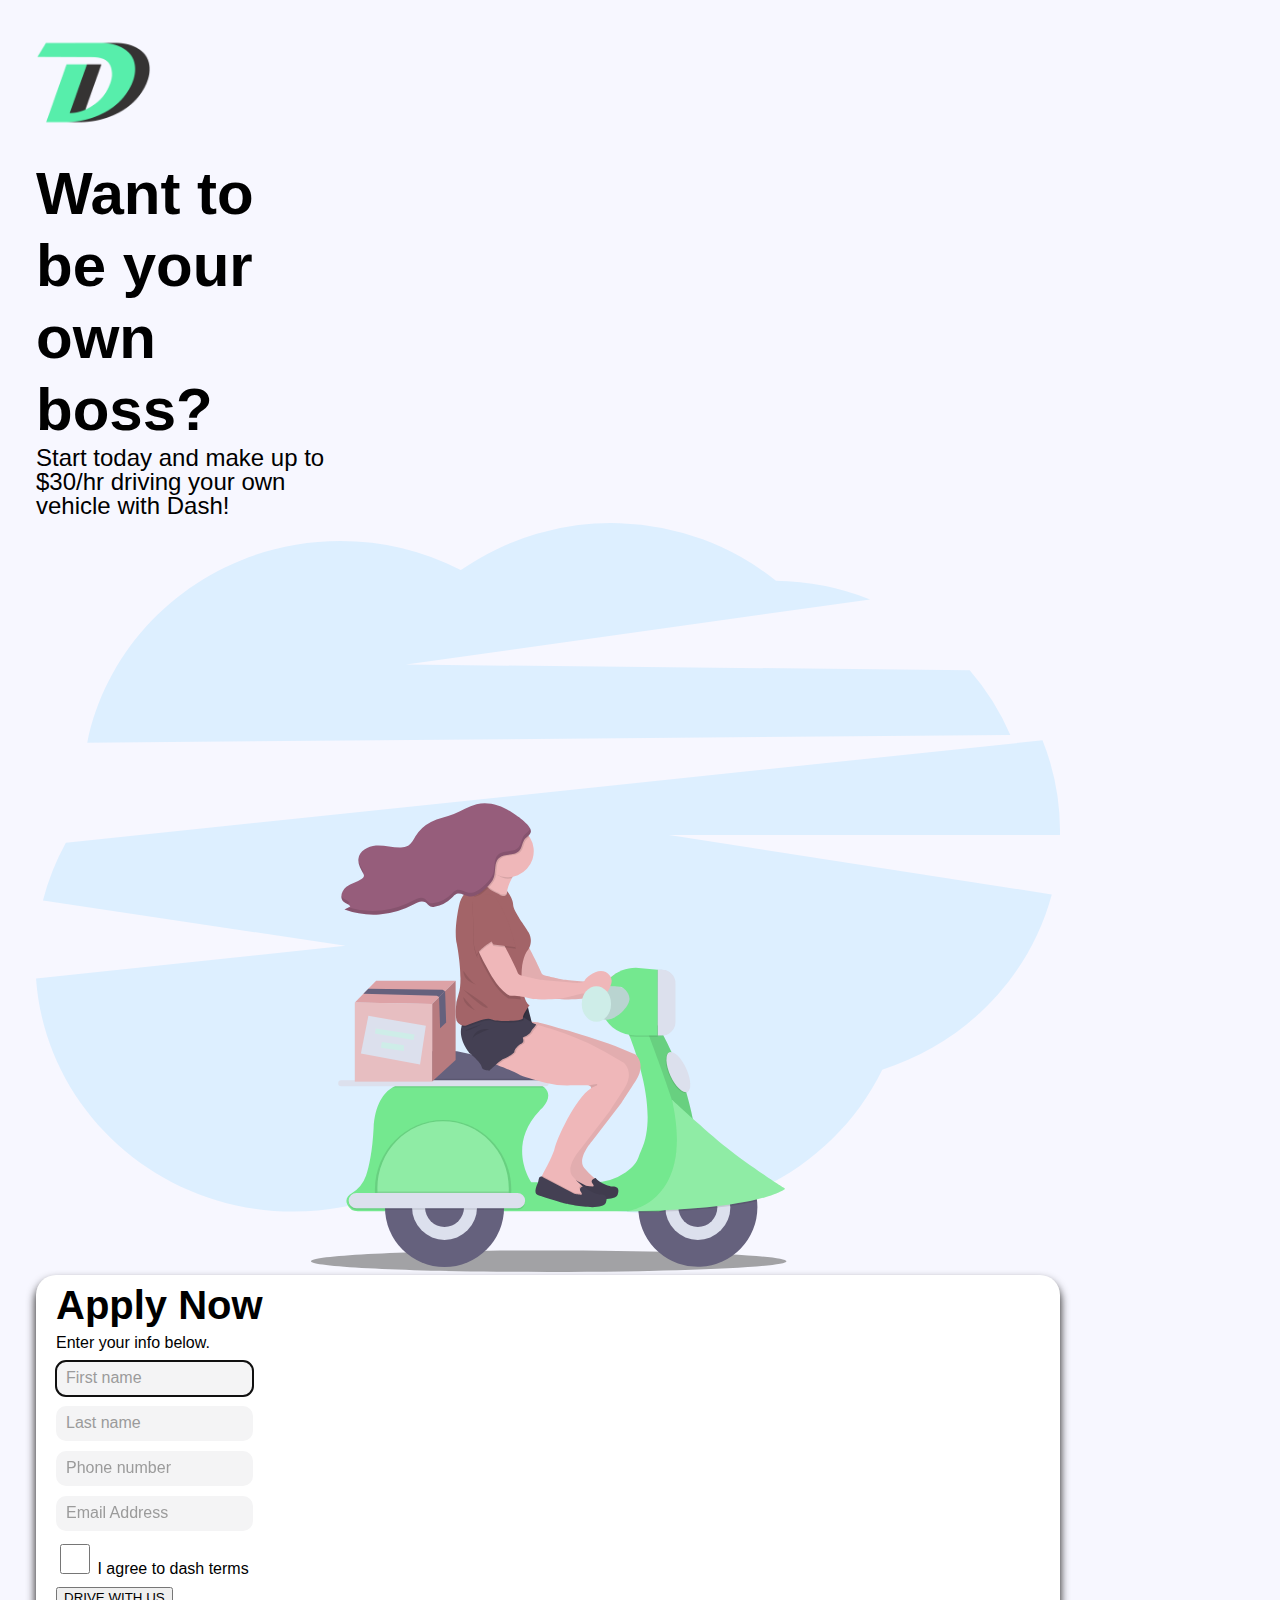
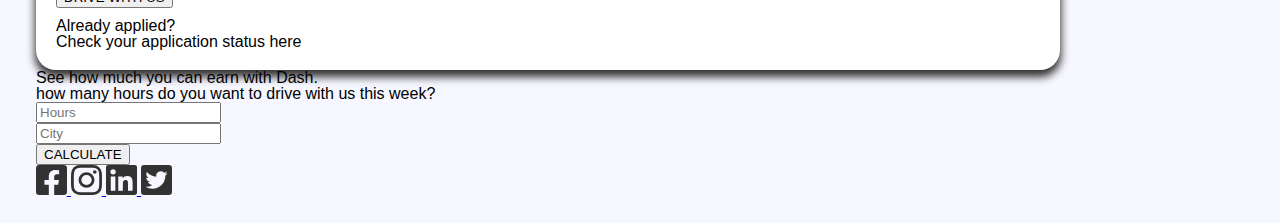
<file: landingpage/index.html>
<!DOCTYPE html>
<html lang="en">
    <head>
        <meta charset="UTF-8">
        <meta name="viewport" content="width=device-width, initial-scale=1.0">
        <meta http-equiv="X-UA-Compatible" content="ie=edge">
        <title>Landing Page</title>
        <link rel="stylesheet" href="style/style.css">
    </head>
    <body>
        <div class="container">
            <header class="site-header">
                <div class="banner">
                    <img src="img/logo/logo.png" alt="Main Banner">
                </div>
                <h1 class="title">Want to be your own boss?</h1>
            </header>
        
            <div class="content">
                <div class="price">
                    <h3>Start today and make up to $30/hr driving your own vehicle with Dash!</h3>
                </div>
                <div class="scooter">
                    <img src="img/bg-image/scooter.svg" alt="scooter">
                </div>

                <article class="main-content">
                    <section class="form-wrap">
                        <h2>Apply Now</h2>
                        <h4>Enter your info below.</h4>
                        <form action="somePhpPage.php" method="GET" id="htmlForm">
                            <div>
                                <label for="firstName"></label>
                                <input 
                                type="text" name="firstName" id="firstName" placeholder="First name"
                                required autofocus/>  
                            </div>
                            <div>
                                <label for="lastName"></label>
                                <input type="text" name="lastName" id="lastName" placeholder="Last name" maxlength="20">
                            </div>
                            <div>
                                <label for="phone"></label>
                                <input type="phonenumber" name="phone" id="phone" placeholder="Phone number">
                            </div>
                            <div>
                                <label for="email"></label>
                                <input type="emailaddress" name="email" id="email" placeholder="Email Address">
                            </div>
                                <label for="terms">
                                    <input type="checkbox" name="terms" id="terms" value="no">
                                    <h4>I agree to dash terms</h4>
                                </label>
                            <div>
                                <button type="drive">DRIVE WITH US</button>
                            </div>
                            <div>
                                <h5>Already applied?</h5>
                                <h5 class="red">Check your application status here</h5>
                            </div>
                        </form>
                    </section>  
                    <!-- Forms section closing  -->   
                </article>
            </div>

            <footer class="site-footer">
                <p>See how much you can earn with Dash.</p>
                <p>how many hours do you want to drive with us this week?</p>
                <div>
                    <label for="hours"></label>
                    <input type="hours" name="hours" id="hours" placeholder="Hours">
                </div>
                <div>
                    <label for="city"></label>
                    <input type="city" name="city" id="city" placeholder="City">
                </div>
                <div>
                    <button type="calc">CALCULATE</button>
                </div>

                
                <div class="icons">
                    <a href="#fb">
                        <img src="img/icons/facebook.svg" alt="facebook icon">
                    </a>
                    <a href="#ins">
                        <img src="img/icons/instagram.svg" alt="instagram icon">
                    </a>
                    <a href="#lin">
                        <img src="img/icons/linkedin.svg" alt="linkedin icon">
                    </a>
                    <a href="#twit">
                        <img src="img/icons/twitter.svg" alt="twitter icon">
                    </a>
                </div>
            </footer>
        </div>
    </body>
</html>
</file>
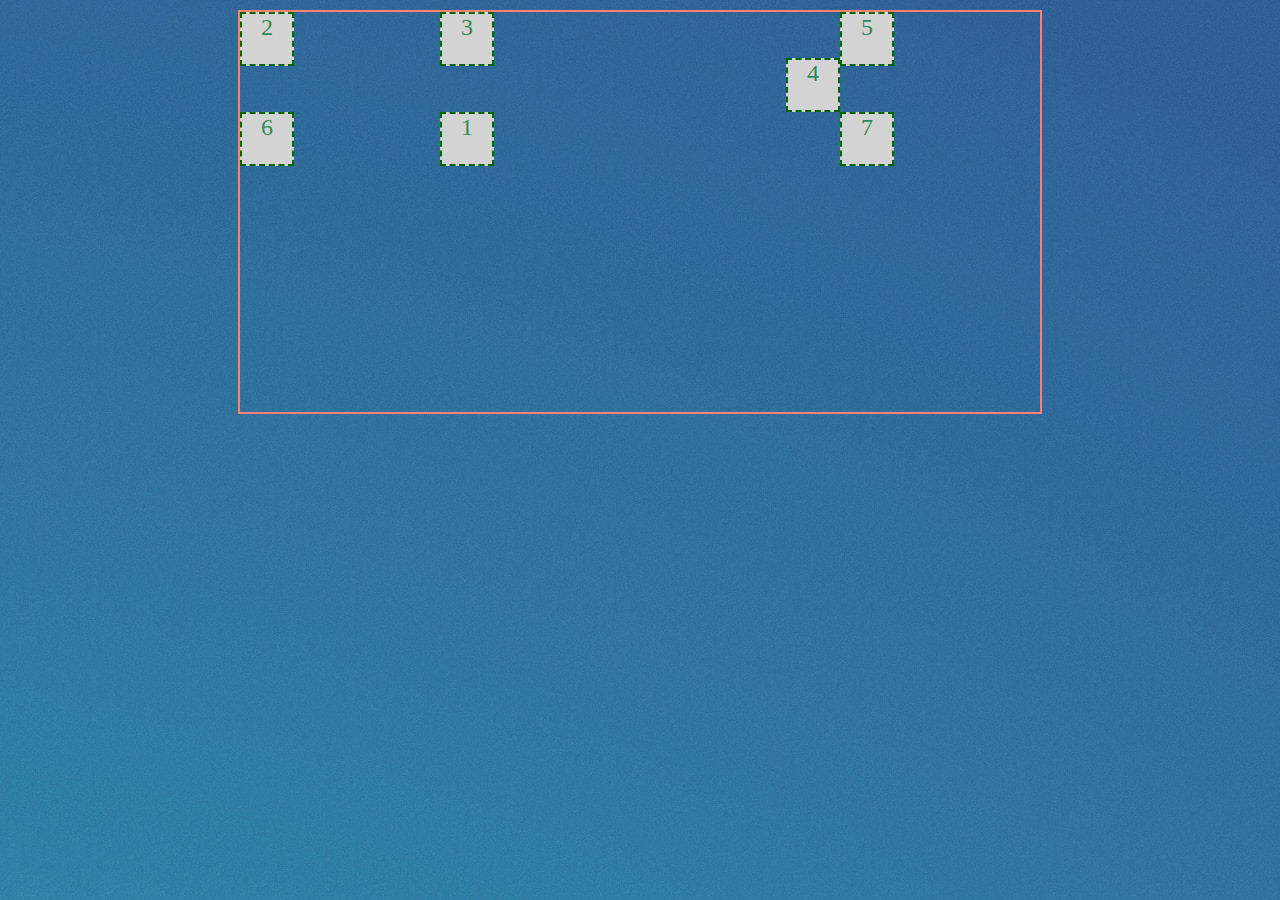
<file: week04/index.html>
<!DOCTYPE html>
<html lang="en">
<head>
    <meta charset="UTF-8">
    <meta name="viewport" content="width=device-width, initial-scale=1.0">
    <meta http-equiv="X-UA-Compatible" content="ie=edge">
    <title>Grid Playground</title>
    <link rel="stylesheet" href="style/styles.css">
</head>

<body>
    
    <section class="grid">
        <div class="grid-item">1</div>
        <div class="grid-item">2</div>
        <div class="grid-item">3</div>
        <div class="grid-item">4</div>
        <div class="grid-item">5</div>
        <div class="grid-item">6</div>
        <div class="grid-item">7</div>
    </section>
</body>

</html>
</file>
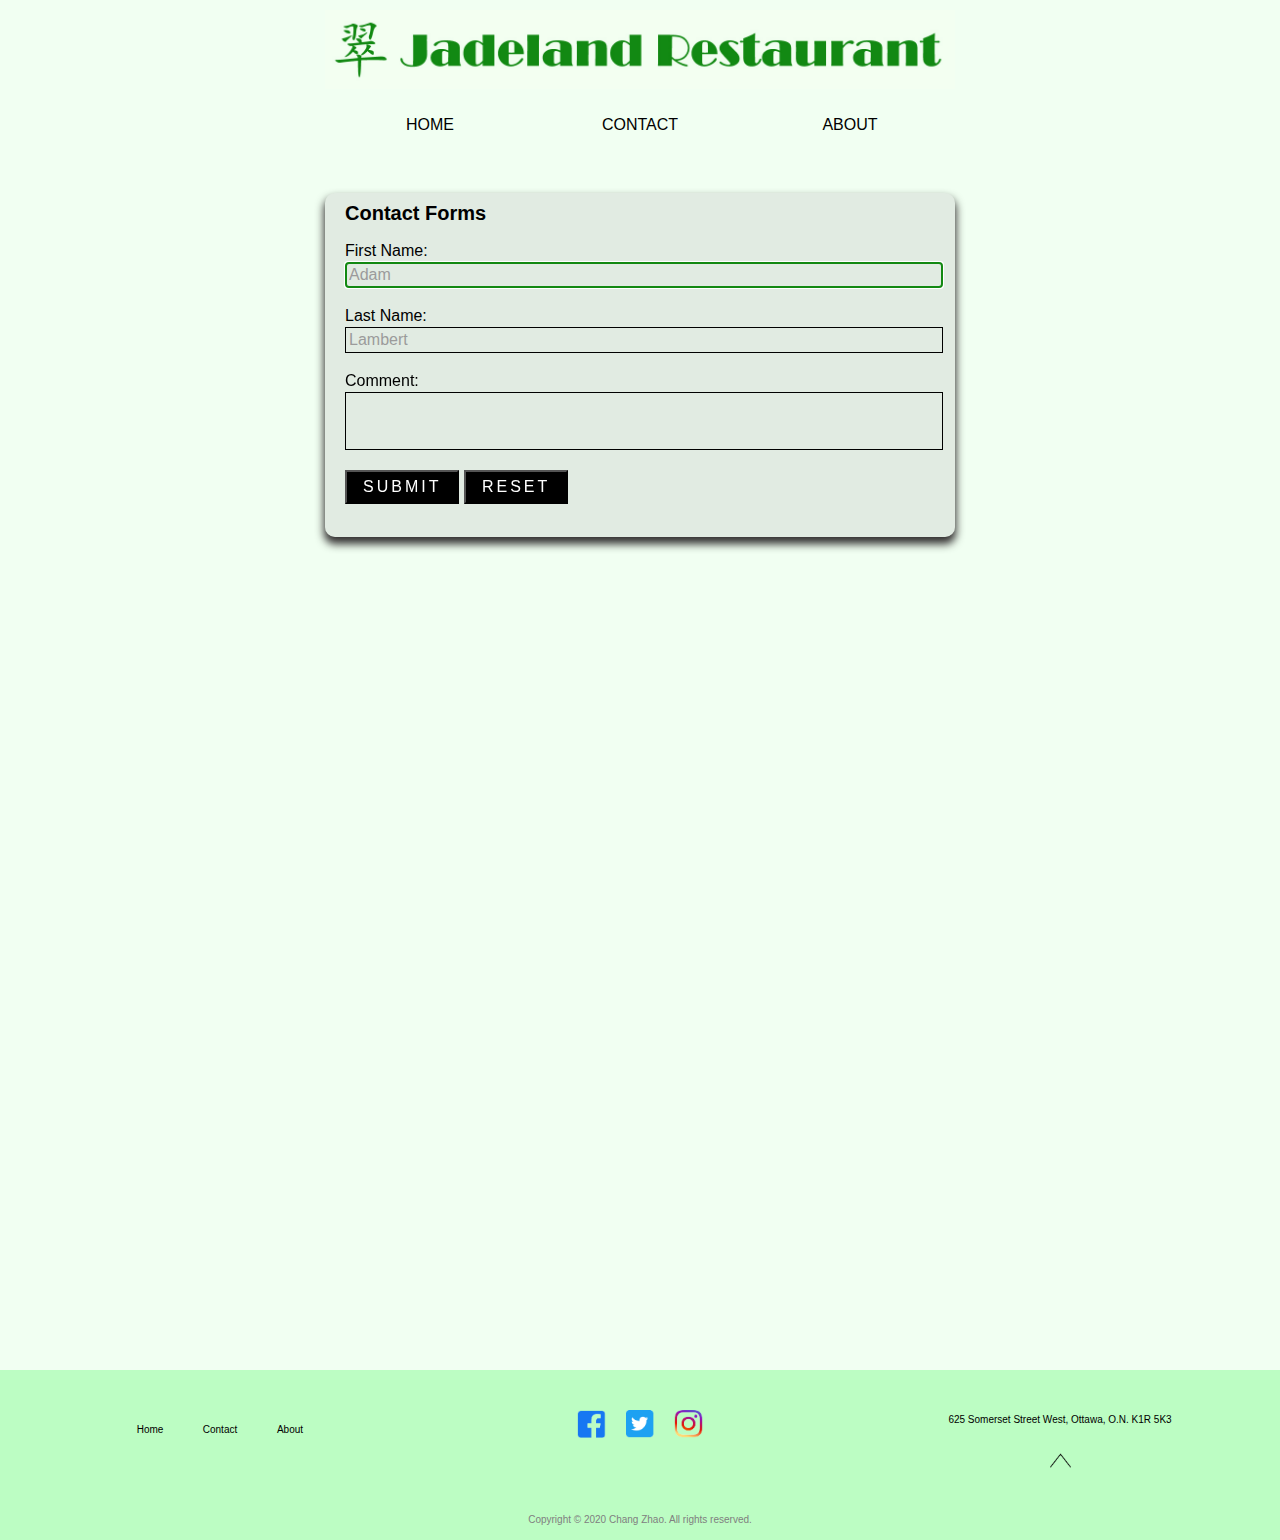
<file: Prototype/contact.html>
<!DOCTYPE html>
<html lang="en">
<head>
    <meta charset="UTF-8">
    <meta name="viewport" content="width=device-width, initial-scale=1.0">
    <title>Jadeland Restaurant</title>
    <link rel="stylesheet" href="css/style.css">
</head>
<body>
    <div class="container">
        <div id="top"></div>
        <header class="site-header">
            <div class="logo">
                <img src="img/logo.jpg" alt="Logo">
            </div>

            <nav class="navigation">
                <ul>
                    <li>
                        <a href="index.html">HOME</a>
                    </li>
                    <li>
                        <a href="contact.html" class="active">CONTACT</a>
                    </li>
                    <li>
                        <a href="about.html">ABOUT</a>
                    </li>
                </ul>
            </nav>
        </header>

        <div class="content">
            <article class="contact-content">
                <div class="form-wrap">
                    <h2>Contact Forms</h2>
                    <form action="somePhpPage.php" method="GET" id="htmlForm">
                        <div>
                            <label for="firstName">First Name:</label>
                            <input 
                            type="text" name="firstName" id="firstName" placeholder="Adam"
                            required 
                            autofocus  
                            />  
                        </div>
                        <div>
                            <label for="lastName">Last Name:</label>
                            <input type="text" name="lastName" id="lastName" placeholder="Lambert" maxlength="20">
                        </div>
                        <div>
                            <label for="comment">Comment:</label>
                            <textarea name="comment" id="comment"></textarea>
                        </div>
                        <div>
                            <button type="submit">Submit</button>
                            <button type="reset">Reset</button>
                        </div>
                    </form>
                </div>  
                <!-- Forms section closing  -->      
                <div class="google-maps">
                    <iframe src="https://www.google.com/maps/embed?pb=!1m14!1m8!1m3!1d2578.3439170069264!2d-75.70405661278033!3d45.41256094042215!3m2!1i1024!2i768!4f13.1!3m3!1m2!1s0x0%3A0xf755f33de4ab7e12!2sJadeland!5e0!3m2!1sen!2sca!4v1583474522462!5m2!1sen!2sca" width="600" height="450" frameborder="0" style="border:0"></iframe>
                </div>
            </article>
        </div>
                    
        <footer>
            <div class="footer">
                <div class="copyright">
                    Copyright &copy; 2020 Chang Zhao. All rights reserved.
                </div>
                
                <div class="footer-nav">
                    <nav>
                        <ul>
                            <li>
                                <a href="index.html" class="active">Home</a>
                            </li>
                            <li>
                                <a href="contact.html">Contact</a>
                            </li>
                            <li>
                                <a href="about.html">About</a>
                            </li>
                        </ul>
                    </nav>
                </div>

                <div class="contact-info">
                    <img src="img/social.png" alt="social-network">
                </div>

                <div class="address">
                    <p>
                        625 Somerset Street West, Ottawa, O.N. K1R 5K3
                    <p>
               
                    <a href="#top" class="top">
                        <img src="img/up-arrow.png" alt="up-arrow image">
                    </a>
                </div>        
                
            </div>
        </footer>
    </div>
</body>
</html>
</file>
<file: week04/style/styles.css>
body {
    background-image: url(../img/bg.jpg);
    background-repeat: repeat;
}
.grid {
    color: seagreen;
    font-size: 50px;
    width: 800px;
    /* CSS box model:
        margin:10px; -- margin on all sides
        margin:10px 5px; -- 10px top and bottom, 5px left and right
        margin:10px 5px 7px; -- 10px top, 5px left/right, 7px bottom
        margin:5px 6px 7px 8px; -- top, right, bottom, left
    */
    margin: 10px auto 0;
    border: 2px solid salmon;

    /* make this a grid container */
    display: grid;



    /* set a grid with two columns, each 400px wide 
    grid-template-columns: 400px 400px;*/

    /* set a grid with two columns, each taking up an equal amount of space */
    /* grid-template-columns: 1fr 1fr; */
    /* fr = "fraction", or a fraction of the available space */

    /* use "repeat" to add four columns  */
    grid-template-columns: repeat(4, 1fr);

    /* you can also use grid-template-rows; */
    grid-template-rows: repeat(4, 100px);
}

.grid-item{
    background: lightgrey;
    text-align: center;
    font-size: 24px;
    border: 2px dashed darkgreen;
    height: 50px;
    width: 50px;

}

/* using the grid column and row numbers, position a box exactly */
.grid-item:nth-child(1){
    grid-column-start: 2;
    grid-column-end: 4;
    grid-row-start: 2;
    grid-row-end: 3;
}

/* use the justify and align properties to position items */
.grid-item:nth-child(4){
    /* align property aligns things vertically */
    
    align-self: end;
    /* justify property aligns things horizontally */
    justify-self: end;
    /* grid-column-start: ;
    grid-column-end: ;
    grid-row-start: ;
    grid-row-end: ; */
}
</file>
<file: landingpage/style/style.css>
/* http://meyerweb.com/eric/tools/css/reset/ 
   v2.0 | 20110126
   License: none (public domain)
*/

html, body, div, span, applet, object, iframe,
h1, h2, h3, h4, h5, h6, p, blockquote, pre,
a, abbr, acronym, address, big, cite, code,
del, dfn, em, img, ins, kbd, q, s, samp,
small, strike, strong, sub, sup, tt, var,
b, u, i, center,
dl, dt, dd, ol, ul, li,
fieldset, form, label, legend,
table, caption, tbody, tfoot, thead, tr, th, td,
article, aside, canvas, details, embed, 
figure, figcaption, footer, header, hgroup, 
menu, nav, output, ruby, section, summary,
time, mark, audio, video {
	margin: 0;
	padding: 0;
	border: 0;
	font-size: 100%;
	font: inherit;
	vertical-align: baseline;
}
/* HTML5 display-role reset for older browsers */
article, aside, details, figcaption, figure, 
footer, header, hgroup, menu, nav, section {
	display: block;
}
body {
	line-height: 1;
}
ol, ul {
	list-style: none;
}
blockquote, q {
	quotes: none;
}
blockquote:before, blockquote:after,
q:before, q:after {
	content: '';
	content: none;
}
table {
	border-collapse: collapse;
	border-spacing: 0;
}

/*******************************
        Custom Styles
 ******************************/

body {
    background-color: #f7f7ff;
    margin: 25px 36px;
    font-family: "montserrat", Helvetica, sans-serif;
}

.container {
	max-width: 1024px;
	
}

.banner img {
    width: 114.73px;
}

.site-header h1 {
    width: 304px;
    font-size: 60px;
    font-weight: bold;
    line-height: 1.2;
    margin-top: 15px;
}

.price h3 {
    width: 304px;
    font-size: 24px;

}

.scooter {
    margin-top: 5px;
}

.form-wrap {
    background-color: white;
    box-shadow: 0px 6px 8px 1px #333131;
    padding: 10px 20px;
    border-radius: 20px;
}

.form-wrap h2 {
    font-size: 40px;
    font-weight: bold;
}

.form-wrap h4 {
    font-size: 16px;
    margin-top: 10px;
}

#htmlForm ::placeholder {
    font-size: 16px;
    font-weight: lighter;
    color: #9b9b9b;
}

.form-wrap form>div {
    margin: 10px 0;
    
}

.form-wrap input {
    background-color: #f4f4f5;
    padding: 10px;
    border-radius: 10px; 
    border-style: hidden;
    
}

.form-wrap input#terms {
    width: 30px;
    height: 30px;
    border-radius: 5px;
}

.form-wrap label h4 {
    display: inline;
    padding-bottom: 5px;
    
}
</file>
<file: Prototype/css/style.css>
/* http://meyerweb.com/eric/tools/css/reset/ 
   v2.0 | 20110126
   License: none (public domain)
*/

html, body, div, span, applet, object, iframe,
h1, h2, h3, h4, h5, h6, p, blockquote, pre,
a, abbr, acronym, address, big, cite, code,
del, dfn, em, img, ins, kbd, q, s, samp,
small, strike, strong, sub, sup, tt, var,
b, u, i, center,
dl, dt, dd, ol, ul, li,
fieldset, form, label, legend,
table, caption, tbody, tfoot, thead, tr, th, td,
article, aside, canvas, details, embed, 
figure, figcaption, footer, header, hgroup, 
menu, nav, output, ruby, section, summary,
time, mark, audio, video {
	margin: 0;
	padding: 0;
	border: 0;
	font-size: 100%;
	font: inherit;
	vertical-align: baseline;
}
/* HTML5 display-role reset for older browsers */
article, aside, details, figcaption, figure, 
footer, header, hgroup, menu, nav, section {
	display: block;
}
body {
	line-height: 1;
}
ol, ul {
	list-style: none;
}
blockquote, q {
	quotes: none;
}
blockquote:before, blockquote:after,
q:before, q:after {
	content: '';
	content: none;
}
table {
	border-collapse: collapse;
	border-spacing: 0;
}

/*******************************
        Custom Styles
 ******************************/

body {
    font-family: "montserrat", arial, sans-serif;
	margin: 0 auto;
    background-color: #f1fff2;   
    min-width: 320px;
}

.site-header, .content {
    margin: 10px 10px auto;
}

.site-header {
    border-bottom: 1px none;
}

.logo img {
    width: 100%;
    margin: 0 auto;
}

/*****************
    navigation 
 *****************/

/* making a vertical navigation for MOBILE viewpoint */
.navigation ul {
	list-style-type: none;
	margin: 0;
	padding: 0;
}
  
.navigation ul li {
	border-bottom: 1px solid black;
	margin: 10px 0;
	text-align: center;
}

/* give the navigation a slowly filling effect  */

nav.navigation ul li a {
    display: block;
    color: black;
    text-decoration: none;
    padding: 15px;
    transition: all 1s;
}

nav.navigation ul li a:after {
    content: '';
    margin: 0;
    opacity: 0;
    text-align: left;
}
nav.navigation ul li a:hover {
    z-index: 1;
    color: #f1fff2;
	background-color: #128912;
}
nav.navigation ul li a:hover:after {
    z-index: -10;
    animation: fill 1s forwards;
    -webkit-animation: fill 1s forwards;
    -moz-animation: fill 1s forwards;
    opacity: 1;
}

/************************ Site Content **********************/

.banner img {
    width: 100%;
    height: auto;
}

.takeout p {
    width: auto;
    text-align: center;
    font-style: italic;
    font-weight: bold;
    margin: 18px auto;
}

/* make the main content in one column */
.main-content {
    margin: 0 auto;
    width: 60%;
    box-sizing: border-box;
    text-align: center;
}

.main-content img {
    width: 100%;
    height: auto;
}

.main-content p {
    font-size: 12px;
    width: 100%;
    padding-top: 21px;
    padding-bottom: 21px;
    line-height: 20px;
    text-align: left;
}

.main-content .product h2 {
    font-size: 20px;
    font-weight: bold;
    text-align: left;
    padding-top: 21px;
    padding-bottom: 10px;
}

.main-content .product p {
    padding-top: 0;
    padding-bottom: 21px;
}

/********************* 
        footer 
**********************/
/* make footer info stack together */
footer {
    position: absolute;
    background-color: #BCFDC3;
    width: 100%;
    height: 200px;
    font-size: 10px;
    padding-top: 20px;
    min-width: 320px;
}

.footer {
    margin: 20px 10px auto;
    text-align: center;
    display: block;
    line-height: 20px;
}

.copyright {
    color: gray;
    height: 30px;
    width: 100%;
    text-align: center;
    position: absolute;
    bottom: 0px;
    left: 0px;
    padding-top: 30px;
}
/* using grid to make the footer navigation distribute equally */
.footer-nav ul {
    list-style-type: none;
	margin: 0 auto;
    padding: 0;
    display: grid;
    grid-template-columns: 1fr 1fr 1fr;
    max-width: 50%;
}

.footer-nav ul li {
    border-bottom: 1px none black;
    margin: 10px 0;
}

.footer-nav a {
    color: black;
    text-align: center;
    text-decoration: none;
}

.footer-nav a:hover {
    text-decoration: underline;
}

.contact-info {
    display: inline-block;
}

.contact-info img {
    width: 30%;
}

.top img {
    margin-top: 20px;
    width: 5%;
}

/*******************************
        CONTACT PAGE
 ******************************/
 /* beautify the contact forms */
 .form-wrap {
    background-color: rgba(192, 192, 192, 0.308);
    box-shadow: 0px 6px 8px 1px #333131;
    max-width: 100%;
    padding: 10px 20px;
    border-radius: 10px;
    margin-top: 35px;
}
/* make the h2 bigger */
.form-wrap h2 {
    font-size: 20PX;
    font-weight: bold;
}

#htmlForm ::placeholder {
    font-size: 16px;
    font-weight: lighter;
    color: #9b9b9b;
}

textarea,
input {
    display: block;
    width: 100%;
    padding: 3px;
    margin-top: 3px;
    border-style: hidden;
    font-size: 16px;
    border: 1px solid black;
    background: none;
}
textarea:focus,
input:focus{
    outline-color: #128912;
    border-color: #128912;
}

.form-wrap form>div {
    margin: 20px 0;
}

textarea {
    resize: none;
    height: 50px;
}

button {
    font-family: "montserrat", arial, sans-serif;
    background-color: black;
    margin-bottom: 3px;
    padding: 6px 16px;
    color: white;
    font-size: 16px;
    text-transform: uppercase;
    letter-spacing: 3px;
    cursor: pointer;
}

/* center the GOOGLE map embed */
.google-maps {
    position: relative;
    padding-bottom: 75%; 
    height: 0;
    overflow: hidden;
    margin-top: 30px;
    margin-bottom: 30px;
}
.google-maps iframe {
    position: absolute;
    top: 0;
    left: 0;
    width: 100% !important;
    height: 100% !important;
}

/*******************************
        ABOUT PAGE
 ******************************/
.about-content {
    margin: 0 auto;
    width: 60%;
    text-align: center;
}

.about img {
    width: 169px;
    margin: 20px auto;
}

.about h2 {
    font-size: 20px;
    margin-top: 20px;
}

.about p {
    font-size: 12px;
    width: 100%;
    padding-top: 20px;
    padding-bottom: 20px;
    line-height: 20px;
    text-align: left;
}
/*******************************
        VIEWPOINTS
 ******************************/

 @media screen and  (min-width: 768px){

/* make the navigation line in a row */
    .content{
        padding-bottom: 300px;
    }

    .logo {
         max-width: 50%;
         margin: 0 auto;
    }

    .navigation ul {
         max-width: 50%;
         margin: 0 auto;
    }

    .site-header ul {
        display: flex;
    }
    
    .site-header ul li {
        border: 1px none;
        flex: 1;
    }

    .navigation li a:hover {
        border-radius: 10px;
    }

/* building a two columns layout for TABLET page */
    .main-content {
        display: grid;
        grid-template-columns: 1fr 1fr;
        grid-gap: 5%;
    }

    .footer{
        display: grid;
        grid-template-columns: 1fr 1fr 1fr;
    }

/* flatten the footer  */
    footer {
        height: 150px;
    }

    .footer-nav ul {
        list-style-type: none;
        padding: 0;
    }
      
    .footer-nav ul li {
        border-bottom: 1px none black;
        text-align: center;
    }
    
    .footer-nav li a {
        color: black;
        text-decoration: none;
    }
    
    
    .contact-content {
        display: block;
        margin: 0 auto;
        max-width: 50%;
    }

    .about-content {
        margin: 0 auto;
        text-align: center;
    }
    

/*  wrap text around image in ABOUT page */
    .about h2 {
        font-size: 20px;
        text-align: center;
        padding-bottom: 20px;
    }

    .about p {
        font-size: 16px;
        width: 100%;
        padding-top: 21px;
        line-height: 40px;
        text-align: left;
    }

    .about img {
        width: 234px;
        float: left;
        padding: 10px;
    }

 }

 @media screen and  (min-width: 1024px){
/* using grid template area to make every products layout properly */
    .main-content {
        display: grid;
        grid-template-columns: repeat(3, 1fr);
        grid-template-rows: repeat(4 1fr);
        grid-template-areas: 
            "i1 i2 i3"
            "i4 i5 i6"
            "i7 i7 i7"
            "i8 i8 i8";
    }
    .main-content .product:nth-child(1){
        grid-area: i1;
    }
    .main-content .product:nth-child(2){
        grid-area: i2;
    }
    .main-content .product:nth-child(3){
        grid-area: i3;
    }
    .main-content .product:nth-child(4){
        grid-area: i4;
    }
    .main-content .product:nth-child(5){
        grid-area: i5;
    }
    .main-content .product:nth-child(6){
        grid-area: i6;
    }
    .main-content .product:nth-child(7){
        grid-area: i7;
    }
    .main-content .product:nth-child(8){
        grid-area: i8;
    }

    .product:nth-child(7) {
        display: grid;
        grid-template-columns: 2fr 3fr;
    }
    .product:nth-child(7) .review-one {
        margin-right: 50px;
    }

    .product:nth-child(8) {
        display: grid;
        grid-template-columns: 2fr 3fr;
    }
    .product:nth-child(8) .review-two {
        margin-right: 50px;
    }

    .content{
        padding-bottom: 300px;
    }

    .about img {
        width: 336px;
        padding: 20px;
    }
 }

 /* animation for product images */

 @keyframes circle {
    0% {
        border-radius: 0%;
    }

    100% {
        border-radius: 50%;
    }
}

.product img:hover {
    animation-name: circle;
    animation-duration: 1s;
}
</file>
